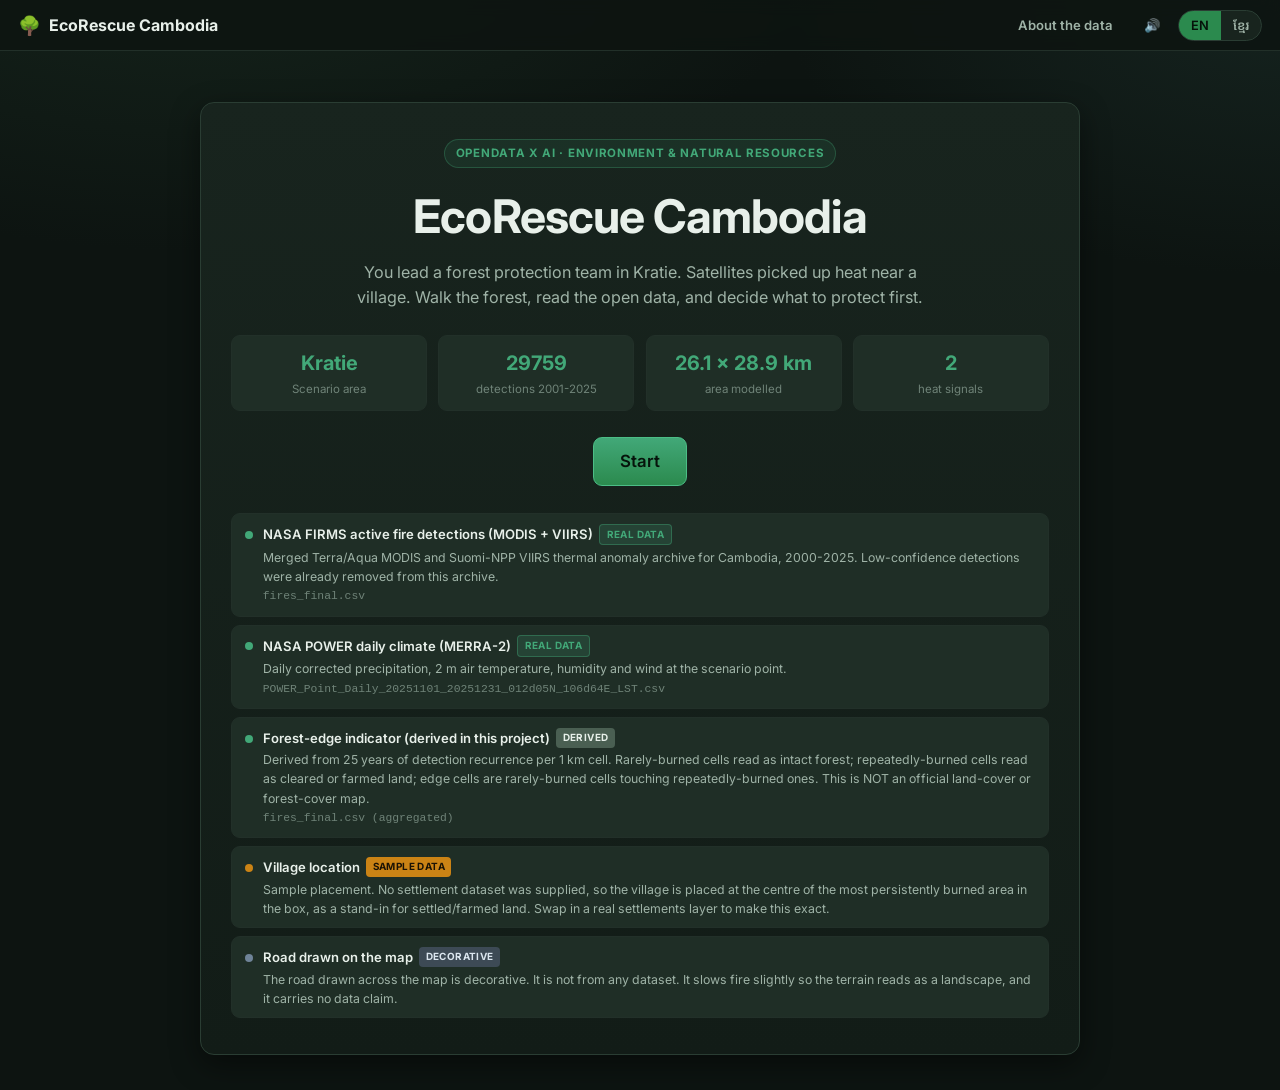
<file: index.html>
<!DOCTYPE html>
<html lang="en">
<head>
<meta charset="utf-8">
<meta name="viewport" content="width=device-width, initial-scale=1, viewport-fit=cover">
<title>EcoRescue Cambodia</title>

<!-- Khmer-friendly font: Latin + Khmer in one request. -->
<link rel="preconnect" href="https://fonts.googleapis.com">
<link rel="preconnect" href="https://fonts.gstatic.com" crossorigin>
<link href="https://fonts.googleapis.com/css2?family=Noto+Sans+Khmer:wght@400;600;700&family=Inter:wght@400;500;600;700&display=swap" rel="stylesheet">

<link rel="stylesheet" href="style.css">
</head>
<body>

<!-- ===================================================================
     TOP BAR - language, sound, about. Always available.
     =================================================================== -->
<header class="topbar">
  <div class="brand">
    <span class="brand-mark" aria-hidden="true">&#127795;</span>
    <span class="brand-text" data-i18n="appTitle">EcoRescue Cambodia</span>
  </div>
  <div class="topbar-actions">
    <button id="btn-about" class="btn btn-ghost btn-sm" data-i18n="aboutData">About the data</button>
    <button id="btn-mute" class="btn btn-ghost btn-sm" aria-pressed="false" title="Sound">
      <span id="mute-icon">&#128266;</span>
    </button>
    <div class="lang-toggle" role="group" aria-label="Language">
      <button id="lang-en" class="lang-btn is-active" data-lang="en">EN</button>
      <button id="lang-km" class="lang-btn" data-lang="km" lang="km">ខ្មែរ</button>
    </div>
  </div>
</header>

<!-- ===================================================================
     SCREEN 1 - TITLE
     =================================================================== -->
<section id="screen-title" class="screen is-active">
  <div class="card card-wide">
    <div class="badge-line" data-i18n="themeBadge">OpenData X AI &middot; Environment &amp; Natural Resources</div>
    <h1 class="title-xl" data-i18n="appTitle">EcoRescue Cambodia</h1>
    <p class="lede" data-i18n="titleSub">
      You lead a forest protection team in Kratie. Satellites picked up heat near a
      village. Walk the forest, read the open data, and decide what to protect first.
    </p>
    <div class="facts" id="title-facts"></div>
    <button id="btn-to-select" class="btn btn-primary btn-lg" data-i18n="start">Start</button>
    <div class="sources-block" id="title-sources"></div>
  </div>
</section>

<!-- ===================================================================
     SCREEN 2 - CHARACTER SELECT
     =================================================================== -->
<section id="screen-select" class="screen">
  <div class="card card-wide">
    <h2 class="title-lg" data-i18n="chooseCharacter">Choose your character</h2>
    <p class="lede sm" data-i18n="chooseSub">
      Each one changes how you play. You can switch after the mission.
    </p>
    <div class="char-grid" id="char-grid"></div>
    <button id="btn-begin" class="btn btn-primary btn-lg" disabled data-i18n="beginMission">
      Begin Mission
    </button>
  </div>
</section>

<!-- ===================================================================
     SCREEN 3 - THE GAME
     =================================================================== -->
<section id="screen-game" class="screen screen-game">

  <div class="stage" id="stage">
    <canvas id="game-canvas"></canvas>

    <!-- ---------- HUD overlay ---------- -->
    <div class="hud" id="hud">

      <!-- top-left: phase clock + objectives -->
      <div class="hud-left">
        <div class="phase-box">
          <span class="phase-sun" id="phase-sun" aria-hidden="true">&#9728;</span>
          <div class="phase-text">
            <span class="phase-label" data-i18n="phase">Phase</span>
            <span class="phase-value"><b id="phase-num">1</b>/3</span>
          </div>
          <div class="phase-bar"><i id="phase-bar-fill"></i></div>
        </div>

        <ul class="objectives" id="objectives"></ul>
      </div>

      <!-- top-right: mini-map -->
      <div class="hud-right">
        <div class="minimap-wrap">
          <canvas id="minimap" width="150" height="162"></canvas>
          <div class="minimap-legend" id="minimap-legend"></div>
        </div>
      </div>

      <!-- bottom-centre: contextual prompt + progress -->
      <div class="hud-bottom">
        <div class="prompt" id="prompt" hidden>
          <span class="key" id="prompt-key">E</span>
          <span id="prompt-text"></span>
        </div>
        <div class="doing" id="doing" hidden>
          <span id="doing-text"></span>
          <div class="doing-bar"><i id="doing-fill"></i></div>
        </div>
        <p class="controls-hint" id="controls-hint" data-i18n="controlsHint">
          WASD or arrow keys to walk &middot; E to interact
        </p>
      </div>

      <!-- on-screen stick, shown on touch devices -->
      <div class="stick" id="stick" hidden>
        <div class="stick-base"><div class="stick-knob" id="stick-knob"></div></div>
      </div>

      <!-- mobile action button -->
      <button class="touch-action" id="touch-action" hidden data-i18n="interact">Interact</button>
    </div>

    <!-- ---------- Inspect / info panel ---------- -->
    <aside class="side-panel" id="info-panel" hidden>
      <div class="side-panel-head">
        <h3 id="info-title"></h3>
        <button class="btn btn-ghost btn-sm" id="info-close" aria-label="Close">&times;</button>
      </div>
      <div class="side-panel-body" id="info-body"></div>
    </aside>
  </div>

  <p class="disclaimer" id="disclaimer-game"></p>
</section>

<!-- ===================================================================
     SCREEN 4 - RESULT
     =================================================================== -->
<section id="screen-result" class="screen">
  <div class="card card-wide">
    <div id="result-icon" class="result-icon" aria-hidden="true"></div>
    <h2 id="result-title" class="title-lg"></h2>
    <p id="result-sub" class="lede sm"></p>

    <div id="result-checklist" class="checklist"></div>

    <div class="why-block">
      <button id="btn-why" class="btn btn-primary btn-lg" data-i18n="whyButton">
        Why? Show the risk estimate
      </button>
      <div id="why-panel" class="why-panel" hidden></div>
    </div>

    <div class="row-actions">
      <button id="btn-replay" class="btn btn-secondary btn-lg" data-i18n="playAgain">Play again</button>
      <button id="btn-change-char" class="btn btn-secondary btn-lg" data-i18n="changeCharacter">
        Change character
      </button>
      <button id="btn-roadmap" class="btn btn-ghost" data-i18n="roadmap">Roadmap</button>
    </div>
  </div>
  <p class="disclaimer" id="disclaimer-result"></p>
</section>

<!-- ===================================================================
     MODAL - About / Roadmap
     =================================================================== -->
<div id="modal" class="modal" hidden>
  <div class="modal-backdrop" data-close="1"></div>
  <div class="modal-box" role="dialog" aria-modal="true" aria-labelledby="modal-title">
    <div class="modal-head">
      <h3 id="modal-title"></h3>
      <button id="modal-close" class="btn btn-ghost btn-sm" aria-label="Close">&times;</button>
    </div>
    <div id="modal-body" class="modal-body"></div>
  </div>
</div>

<!-- Loading / error splash, replaced once scenario.json arrives -->
<div id="boot" class="boot">
  <div class="boot-inner">
    <div class="boot-spinner" aria-hidden="true"></div>
    <p id="boot-text">Loading scenario data&hellip;</p>
  </div>
</div>

<!--
  Load order matters - these are plain scripts, no modules, no build step.
  risk.js    -> window.EcoRisk
  sprites.js -> window.Sprites
  world.js   -> window.World
  fire.js    -> window.Fire
  player.js  -> window.PlayerMod
  ui.js      -> window.UI
  main.js    -> boots everything
-->
<script src="risk.js"></script>
<script src="sprites.js"></script>
<script src="world.js"></script>
<script src="fire.js"></script>
<script src="player.js"></script>
<script src="ui.js"></script>
<script src="main.js"></script>
</body>
</html>
</file>
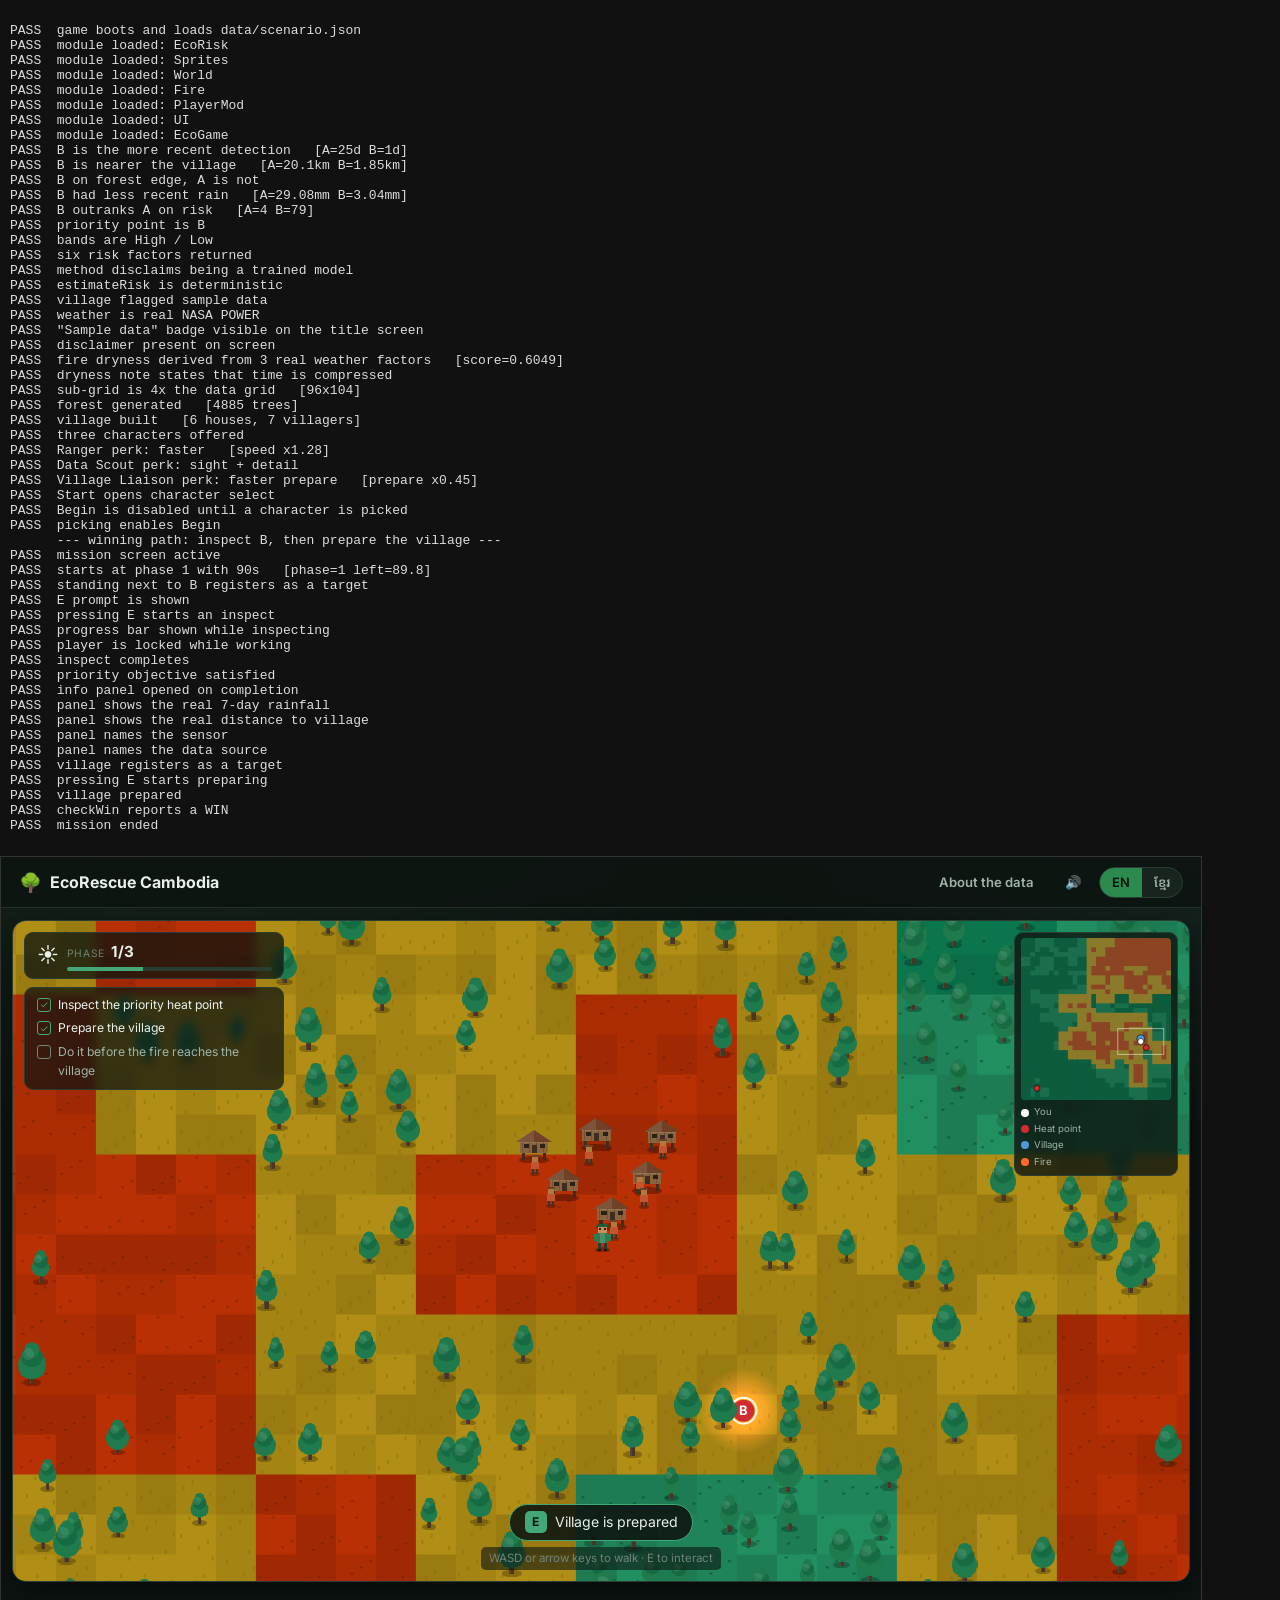
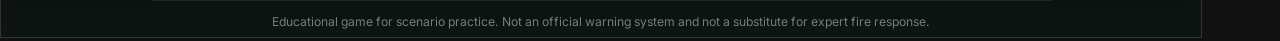
<file: tests/selftest.html>
<!DOCTYPE html>
<html lang="en"><head><meta charset="utf-8"><title>EcoRescue self-test</title>
<style>body{font:13px ui-monospace,monospace;background:#111;color:#ddd;margin:0}
pre{padding:10px;white-space:pre-wrap}iframe{border:1px solid #333}</style>
</head><body>
<pre id="out">running...</pre>
<iframe id="f" width="1200" height="780"></iframe>
<script>
/* =======================================================================
   Drives the real game in an iframe and prints PASS/FAIL lines, so headless
   Chrome --dump-dom works as a test runner.

   NOTE ON TIMING: headless Chrome under --virtual-time-budget fast-forwards
   setTimeout but does NOT drive requestAnimationFrame at the same rate. So
   anything time-dependent is tested by pumping EcoGame.update(dt) directly,
   which is deterministic. Only DOM/CSS work uses real waits.
   ======================================================================= */
const lines = []; let pass = 0, fail = 0;
function ok(c, n, d) {
  if (c) { pass++; lines.push('PASS  ' + n + (d ? '   [' + d + ']' : '')); }
  else { fail++; lines.push('FAIL  ' + n + (d ? '   [' + d + ']' : '')); }
  flush();
}
function note(s) { lines.push('      ' + s); flush(); }
function flush() { document.getElementById('out').textContent = lines.join('\n'); }
const sleep = ms => new Promise(r => setTimeout(r, ms));
async function waitFor(fn, ms, label) {
  const t0 = Date.now();
  while (Date.now() - t0 < ms) { try { if (fn()) return true; } catch (e) {} await sleep(50); }
  note('timeout waiting for ' + label);
  return false;
}

let errors = [];
function loadFrame() {
  return new Promise(resolve => {
    const f = document.getElementById('f');
    f.onload = () => resolve(f.contentWindow);
    f.src = '../index.html?cb=' + Math.random();
  });
}
async function boot() {
  const w = await loadFrame();
  w.addEventListener('error', e => errors.push(e.message));
  const okBoot = await waitFor(() => w.EcoGame && w.EcoGame.state.scenario, 15000, 'boot');
  return { w, okBoot };
}
/** Advance the simulation deterministically. */
function pump(w, seconds, step) {
  step = step || 1 / 60;
  for (let t = 0; t < seconds; t += step) w.EcoGame.update(step);
}
/** Teleport the player (walking there would take real frames we cannot drive). */
function placeAt(w, x, y) {
  w.EcoGame.state.player.x = x;
  w.EcoGame.state.player.y = y;
}

async function run() {
  /* ================= 1. boot and data ================= */
  let b = await boot();
  const w = b.w;
  ok(b.okBoot, 'game boots and loads data/scenario.json');
  if (!b.okBoot) return finish();

  ['EcoRisk','Sprites','World','Fire','PlayerMod','UI','EcoGame'].forEach(m =>
    ok(typeof w[m] === 'object', 'module loaded: ' + m));

  const S = w.EcoGame.state, sc = S.scenario, WD = w.World.data;
  const A = sc.points.filter(p => p.id === 'A')[0];
  const B = sc.points.filter(p => p.id === 'B')[0];

  ok(B.days_since_detection < A.days_since_detection, 'B is the more recent detection',
     'A=' + A.days_since_detection + 'd B=' + B.days_since_detection + 'd');
  ok(B.dist_village_km < A.dist_village_km, 'B is nearer the village',
     'A=' + A.dist_village_km + 'km B=' + B.dist_village_km + 'km');
  ok(B.on_forest_edge === true && A.on_forest_edge === false, 'B on forest edge, A is not');
  ok(B.rain['7'].mm < A.rain['7'].mm, 'B had less recent rain',
     'A=' + A.rain['7'].mm + 'mm B=' + B.rain['7'].mm + 'mm');

  /* ================= 2. risk estimate ================= */
  ok(S.risks.B.score > S.risks.A.score, 'B outranks A on risk',
     'A=' + S.risks.A.score + ' B=' + S.risks.B.score);
  ok(S.priorityId === 'B', 'priority point is B');
  ok(S.risks.B.bandKey === 'high' && S.risks.A.bandKey === 'low', 'bands are High / Low');
  ok(S.risks.B.factors.length === 6, 'six risk factors returned');
  ok(/not a trained ai model/i.test(S.risks.B.method), 'method disclaims being a trained model');
  const again = w.EcoRisk.estimateRisk(B, { today: sc.meta.game_today, village: sc.village });
  ok(again.score === S.risks.B.score, 'estimateRisk is deterministic');

  /* ================= 3. honesty labelling ================= */
  ok(sc.sources.filter(s => s.id === 'village')[0].sample === true, 'village flagged sample data');
  ok(sc.sources.filter(s => s.id === 'power')[0].sample === false, 'weather is real NASA POWER');
  ok(w.document.querySelectorAll('#title-sources .badge-sample').length >= 1,
     '"Sample data" badge visible on the title screen');
  ok(/not an official warning system/i.test(w.document.body.textContent),
     'disclaimer present on screen');
  ok(!!sc.fire.dryness && sc.fire.dryness.factors.length === 3,
     'fire dryness derived from 3 real weather factors', 'score=' + sc.fire.dryness.score);
  ok(/time is compressed/i.test(sc.fire.dryness.note),
     'dryness note states that time is compressed');

  /* ================= 4. world ================= */
  ok(WD.snx === sc.grid.nx * 4 && WD.sny === sc.grid.ny * 4, 'sub-grid is 4x the data grid',
     WD.snx + 'x' + WD.sny);
  let trees = 0; for (let i = 0; i < WD.trees.length; i++) if (WD.trees[i]) trees++;
  ok(trees > 1000, 'forest generated', trees + ' trees');
  ok(WD.houses.length >= 4 && WD.villagers.length >= 4, 'village built',
     WD.houses.length + ' houses, ' + WD.villagers.length + ' villagers');

  /* ================= 5. characters ================= */
  ok(w.Sprites.CHARACTERS.length === 3, 'three characters offered');
  const ranger = w.Sprites.CHARACTERS.filter(c => c.id === 'ranger')[0];
  const scout = w.Sprites.CHARACTERS.filter(c => c.id === 'scout')[0];
  const liaison = w.Sprites.CHARACTERS.filter(c => c.id === 'liaison')[0];
  ok(ranger.perk.speed > 1, 'Ranger perk: faster', 'speed x' + ranger.perk.speed);
  ok(scout.perk.revealMul > 1 && scout.perk.extraDetail, 'Data Scout perk: sight + detail');
  ok(liaison.perk.prepareMul < 1, 'Village Liaison perk: faster prepare',
     'prepare x' + liaison.perk.prepareMul);

  w.document.getElementById('btn-to-select').click();
  await sleep(200);
  ok(S.screen === 'select', 'Start opens character select');
  ok(w.document.getElementById('btn-begin').disabled === true,
     'Begin is disabled until a character is picked');
  w.document.querySelectorAll('#char-grid .char-card')[0].click();
  await sleep(150);
  ok(w.document.getElementById('btn-begin').disabled === false, 'picking enables Begin');

  /* ================= 6. WINNING PATH ================= */
  note('--- winning path: inspect B, then prepare the village ---');
  w.EcoGame.pickCharacter(ranger);
  w.EcoGame.start();
  await sleep(250);
  ok(S.screen === 'game', 'mission screen active');
  ok(S.phase === 1 && Math.abs(S.timeRemaining - 90) < 0.5, 'starts at phase 1 with 90s',
     'phase=' + S.phase + ' left=' + S.timeRemaining.toFixed(1));

  const pB = WD.points.filter(p => p.id === 'B')[0];
  placeAt(w, pB.x, pB.y + 20);
  pump(w, 0.2);
  ok(S.nearTarget && S.nearTarget.kind === 'point' && S.nearTarget.ref.id === 'B',
     'standing next to B registers as a target');
  ok(w.document.getElementById('prompt').hidden === false, 'E prompt is shown');

  w.EcoGame.input.interactEdge = true;
  pump(w, 0.2);
  ok(S.action && S.action.kind === 'inspect', 'pressing E starts an inspect');
  ok(w.document.getElementById('doing').hidden === false, 'progress bar shown while inspecting');
  ok(S.player.busy === true, 'player is locked while working');

  pump(w, w.EcoGame.RULES.INSPECT_SECONDS + 0.3);
  ok(pB.inspected === true, 'inspect completes');
  ok(S.priorityInspected === true, 'priority objective satisfied');
  ok(w.document.getElementById('info-panel').hidden === false, 'info panel opened on completion');
  const panelTxt = w.document.getElementById('info-body').textContent;
  ok(/3\.04/.test(panelTxt), 'panel shows the real 7-day rainfall');
  ok(/1\.85/.test(panelTxt), 'panel shows the real distance to village');
  ok(/VIIRS/.test(panelTxt), 'panel names the sensor');
  ok(/NASA FIRMS/.test(panelTxt), 'panel names the data source');

  placeAt(w, WD.villageX, WD.villageY + 20);
  pump(w, 0.2);
  ok(S.nearTarget && S.nearTarget.kind === 'village', 'village registers as a target');
  w.EcoGame.input.interactEdge = true;
  pump(w, 0.2);
  ok(S.action && S.action.kind === 'prepare', 'pressing E starts preparing');
  pump(w, w.EcoGame.RULES.PREPARE_SECONDS + 0.3);
  ok(S.villagePrepared === true, 'village prepared');
  ok(S.won === true, 'checkWin reports a WIN');
  ok(S.ended === true, 'mission ended');

  const gotResult = await waitFor(() => S.screen === 'result', 6000, 'result screen');
  ok(gotResult, 'result screen shown after winning');
  ok(/Mission Complete/i.test(w.document.getElementById('result-title').textContent),
     'title says Mission Complete');

  ok(w.document.getElementById('why-panel').hidden === true,
     'Why? panel hidden until the player asks');
  w.document.getElementById('btn-why').click();
  await sleep(250);
  ok(w.document.getElementById('why-panel').hidden === false, 'Why? panel opens');
  ok(w.document.querySelectorAll('#why-panel .risk-card').length === 2, 'a risk card per point');
  ok(w.document.querySelectorAll('#why-panel .factor').length === 12, 'all 12 factor rows');
  ok(w.document.querySelectorAll('#why-panel svg.spark').length === 1, 'rainfall chart rendered');
  ok(w.document.querySelectorAll('#why-panel .fire-explain').length === 1,
     'fire spread explanation rendered');
  ok(/compressed/i.test(w.document.querySelector('#why-panel .fire-explain').textContent),
     'fire explanation admits time compression');

  /* ================= 7. LOSING PATH ================= */
  note('--- losing path: let the fire reach the village ---');
  b = await boot();
  const w2 = b.w;
  ok(b.okBoot, 'game reloads for a second run');
  const S2 = w2.EcoGame.state, WD2 = w2.World.data;
  w2.EcoGame.pickCharacter(w2.Sprites.CHARACTERS[0]);
  w2.EcoGame.start();
  await sleep(250);

  // Stand well away and do nothing while the fire advances.
  placeAt(w2, WD2.villageX + 600, WD2.villageY + 600);
  pump(w2, w2.EcoGame.RULES.FIRE_START_DELAY + 1);
  ok(w2.Fire.data.started, 'fire ignited at the real hotspot');

  ok(w2.Fire.data.sustainMargin > 1,
     'fire satisfies the propagation invariant (will not self-extinguish)',
     'margin=' + w2.Fire.data.sustainMargin.toFixed(2) + ' (needs > 1)');

  const burnStart = w2.Fire.data.burning.length;
  pump(w2, 20);
  ok(w2.Fire.data.burning.length > burnStart, 'fire front grows',
     burnStart + ' -> ' + w2.Fire.data.burning.length + ' cells');
  ok(w2.Fire.data.cellsBurnt > 0, 'cells burn out behind the front',
     w2.Fire.data.cellsBurnt + ' burnt');

  const reached = await (async () => {
    for (let i = 0; i < 200 && !S2.villageLost && !S2.ended; i++) pump(w2, 1);
    return S2.villageLost;
  })();
  ok(reached, 'fire eventually reaches the village');
  ok(S2.won === false, 'that is a LOSS');
  ok(S2.priorityInspected === false, 'priority point was never inspected');
  ok(S2.villagePrepared === false, 'village was never prepared');

  const gotRes2 = await waitFor(() => S2.screen === 'result', 6000, 'result (loss)');
  ok(gotRes2, 'result screen shown after losing');
  ok(/incomplete/i.test(w2.document.getElementById('result-title').textContent),
     'title says incomplete');
  const checks = w2.document.querySelectorAll('#result-checklist .check');
  ok(checks.length === 4, 'result lists all four outcomes', checks.length);
  ok(w2.document.querySelectorAll('#result-checklist .check.is-miss').length >= 2,
     'missed objectives marked');

  /* ================= 8. timing is winnable but tense ================= */
  note('--- timing check: how long does the fire take to reach the village? ---');
  b = await boot();
  const w3 = b.w;
  const S3 = w3.EcoGame.state, WD3 = w3.World.data;
  w3.EcoGame.pickCharacter(w3.Sprites.CHARACTERS[0]);
  w3.EcoGame.start();
  await sleep(200);
  placeAt(w3, WD3.villageX + 900, WD3.villageY + 900);
  let tt = 0;
  while (!S3.villageLost && tt < 200) { pump(w3, 0.5); tt += 0.5; }
  note('fire reached the village at t = ' + tt.toFixed(1) + 's');
  /* The optimal route (village -> B -> inspect -> village -> prepare) takes
     roughly 14s, so the fire must arrive well after that for the win to feel
     earned, but before the 90s clock so the fire - not the timer - is the
     real pressure. It must also land late enough that phases 2 and 3 actually
     happen, otherwise the three-phase structure is decorative. */
  ok(tt > 42 && tt < 75, 'fire arrival is tense but winnable (42-75s)', tt.toFixed(1) + 's');
  ok(tt > w3.EcoGame.RULES.PHASE_SECONDS, 'fire arrives after phase 2 has begun',
     tt.toFixed(1) + 's vs phase 2 starting at ' + w3.EcoGame.RULES.PHASE_SECONDS + 's');

  /* ================= 9. replay / change character ================= */
  b = await boot();
  const w4 = b.w;
  const S4 = w4.EcoGame.state;
  w4.EcoGame.pickCharacter(w4.Sprites.CHARACTERS[2]);
  w4.EcoGame.start();
  await sleep(200);
  pump(w4, 10);
  w4.EcoGame.start();   // "Play again"
  await sleep(200);
  ok(S4.time < 1 && S4.phase === 1, 'replay resets the clock');
  ok(S4.villagePrepared === false && S4.priorityInspected === false, 'replay resets objectives');
  ok(w4.Fire.data.started === false && w4.Fire.data.burning.length === 0,
     'replay resets the fire');
  ok(S4.player.x === w4.World.data.villageX, 'player returns to the village');

  /* ================= 10. UI / a11y ================= */
  const modalDisplay = w4.getComputedStyle(w4.document.getElementById('modal')).display;
  ok(modalDisplay === 'none', 'hidden modal really computes to display:none',
     'display=' + modalDisplay);
  w4.document.getElementById('btn-about').click();
  await sleep(200);
  const aboutTxt = w4.document.getElementById('modal-body').textContent;
  ok(/NASA FIRMS/.test(aboutTxt) && /NASA POWER/.test(aboutTxt), 'About names both real sources');
  ok(/decorative/i.test(aboutTxt), 'About declares the road as decorative, not data');
  ok(/compressed/i.test(aboutTxt), 'About states that time is compressed');
  w4.document.getElementById('modal-close').click();
  await sleep(150);
  ok(w4.document.getElementById('modal').hidden === true, 'About closes');

  // info panel must be opaque, not relying on an animation finishing
  const pB4 = w4.World.data.points.filter(p => p.id === 'B')[0];
  w4.UI.showHeatPointInfo(pB4, S4.scenario, S4.character, S4.player);
  await sleep(500);
  const ipStyle = w4.getComputedStyle(w4.document.getElementById('info-panel'));
  ok(parseFloat(ipStyle.opacity) === 1, 'info panel is fully opaque',
     'opacity=' + ipStyle.opacity);
  w4.document.getElementById('info-close').click();
  await sleep(100);
  ok(w4.document.getElementById('info-panel').hidden === true, 'info panel closes');

  // Khmer
  w4.document.getElementById('lang-km').click();
  await sleep(250);
  ok(w4.document.documentElement.lang === 'km', 'Khmer toggle sets lang=km');
  ok(/[ក-៿]/.test(w4.document.querySelector('.objectives').textContent),
     'objectives render in Khmer script');
  w4.document.getElementById('lang-en').click();
  await sleep(200);
  ok(w4.document.documentElement.lang === 'en', 'English restores');

  // no horizontal overflow at phone width
  const f = document.getElementById('f');
  const oldW = f.style.width;
  f.style.width = '390px';
  await sleep(600);
  const de = w4.document.documentElement;
  ok(de.scrollWidth <= de.clientWidth + 1, 'no horizontal page scroll at 390px',
     'scrollWidth=' + de.scrollWidth + ' clientWidth=' + de.clientWidth);
  f.style.width = oldW;
  await sleep(200);

  ok(errors.length === 0, 'no uncaught runtime errors', errors.join(' | ') || 'none');
  finish();
}

function finish() {
  lines.push('');
  lines.push('==== ' + pass + ' passed, ' + fail + ' failed ====');
  lines.push(fail === 0 ? 'RESULT: ALL TESTS PASSED' : 'RESULT: FAILURES PRESENT');
  flush();
  document.title = 'done ' + pass + '/' + (pass + fail);
}

window.addEventListener('error', e => { ok(false, 'harness error', e.message); });
run().catch(e => {
  ok(false, 'harness threw', e && e.message);
  note(String(e && e.stack || '').split('\n').slice(0, 4).join(' | '));
  finish();
});
</script></body></html>
</file>
<file: style.css>
/* =========================================================================
   EcoRescue Cambodia - style.css
   Plain CSS, no framework. Dark UI so the canvas and the fire colours pop
   on a screen recording.
   ========================================================================= */

:root {
  --bg:            #0d1411;
  --bg-2:          #121c17;
  --panel:         #18241e;
  --panel-2:       #1f2e26;
  --line:          #2a3d33;
  --line-soft:     #223029;

  --text:          #e8f0ea;
  --text-dim:      #9fb3a7;
  --text-faint:    #6f8378;

  --green:         #42a878;
  --green-deep:    #2b8a4e;

  /* ---------------------------------------------------------------------
     LAND CLASSES - computed, not eyeballed. Checked with the data-viz
     palette validator against the map surface in dark mode: the three land
     KINDS clear the gates at worst CVD dE 9.1 (target 8) and worst
     normal-vision dE 20.6 (floor 15). --forest and --forest-mid are NOT
     categorical - they are a two-step SEQUENTIAL pair in one hue encoding
     burn history inside forest, and clear the ordinal check instead
     (delta L 0.078 >= 0.06).
     These mirror the ground colours in world.js.
     --------------------------------------------------------------------- */
  --forest:        #0b764d;
  --forest-mid:    #228f61;
  --edge:          #b18e15;
  --cleared:       #b93004;

  --amber:         #cb8315;
  --red:           #d02b31;
  --blue:          #4f9ad6;

  /* Risk bands: validated on the panel surface. Worst CVD dE 10.3 (protan,
     low<->medium), worst normal dE 17.8. Always shipped with a text label,
     never colour alone. */
  --risk-low:      #42a878;
  --risk-medium:   #cb8315;
  --risk-high:     #d02b31;

  /* Rainfall charts: ONE series, so one hue and no legend box. */
  --rain:          #4f9ad6;

  --radius:        14px;
  --radius-sm:     9px;
  --shadow:        0 10px 30px rgba(0, 0, 0, .45);

  --font: 'Inter', 'Noto Sans Khmer', system-ui, -apple-system, 'Segoe UI', sans-serif;
}

html[lang="km"] { --font: 'Noto Sans Khmer', 'Inter', system-ui, sans-serif; }
html[lang="km"] body { line-height: 1.85; }

* { box-sizing: border-box; }

/* The HTML `hidden` attribute hides via the UA stylesheet's display:none,
   which ANY author `display` rule overrides. Several elements here are
   toggled with `hidden` and also carry a display value, so without this they
   would never actually hide. */
[hidden] { display: none !important; }

html, body {
  margin: 0; padding: 0;
  background: var(--bg);
  color: var(--text);
  font-family: var(--font);
  line-height: 1.55;
  -webkit-font-smoothing: antialiased;
  overscroll-behavior: none;
}
body {
  min-height: 100vh;
  background:
    radial-gradient(1100px 600px at 15% -10%, #16261d 0%, transparent 60%),
    radial-gradient(900px 500px at 100% 0%, #15231f 0%, transparent 55%),
    var(--bg);
}
h1, h2, h3, h4 { margin: 0; line-height: 1.25; font-weight: 700; }
p { margin: 0; }

/* ---------- Buttons ---------- */
.btn {
  font-family: inherit; font-size: .95rem; font-weight: 600;
  color: var(--text); background: var(--panel-2);
  border: 1px solid var(--line); border-radius: var(--radius-sm);
  padding: .6rem 1rem; cursor: pointer;
  transition: background .15s, border-color .15s, transform .1s, opacity .15s;
}
.btn:hover:not(:disabled) { background: #26372d; border-color: #38513f; }
.btn:active:not(:disabled) { transform: translateY(1px); }
.btn:disabled { opacity: .4; cursor: not-allowed; }
.btn:focus-visible { outline: 2px solid var(--green); outline-offset: 2px; }
.btn-lg { font-size: 1.05rem; padding: .85rem 1.6rem; }
.btn-sm { font-size: .82rem; padding: .4rem .7rem; }
.btn-primary {
  background: linear-gradient(180deg, var(--green) 0%, var(--green-deep) 100%);
  border-color: #4cbd86; color: #06130b;
}
.btn-primary:hover:not(:disabled) { background: linear-gradient(180deg, #4dba86 0%, #31985a 100%); }
.btn-ghost { background: transparent; border-color: transparent; color: var(--text-dim); }
.btn-ghost:hover { background: rgba(255,255,255,.06); color: var(--text); }

/* ---------- Top bar ---------- */
.topbar {
  display: flex; align-items: center; justify-content: space-between;
  flex-wrap: wrap; gap: .5rem 1rem;
  padding: .6rem 1.1rem;
  border-bottom: 1px solid var(--line-soft);
  background: rgba(13,20,17,.86); backdrop-filter: blur(8px);
  position: sticky; top: 0; z-index: 60;
}
.brand { display: flex; align-items: center; gap: .55rem; font-weight: 700; }
.brand-mark { font-size: 1.15rem; }
.topbar-actions { display: flex; align-items: center; gap: .4rem; }
.lang-toggle {
  display: flex; border: 1px solid var(--line); border-radius: 999px;
  overflow: hidden; background: var(--panel);
}
.lang-btn {
  font-family: inherit; font-size: .8rem; font-weight: 600;
  padding: .35rem .75rem; border: 0; background: transparent;
  color: var(--text-dim); cursor: pointer;
}
.lang-btn.is-active { background: var(--green-deep); color: #06120a; }

/* ---------- Screens ---------- */
.screen { display: none; padding: 1.5rem 1.1rem 2.2rem; }
.screen.is-active { display: block; animation: fade .3s ease; }

/* IMPORTANT: entrance animations here animate TRANSFORM ONLY, never opacity.
   An element whose resting visibility depends on an animation finishing can
   get stuck invisible if that animation never starts or is throttled - which
   is exactly what happened to the info panel (it computed opacity:0 because
   its keyframe began at 0 with fill-mode:none). Transform-only entrances look
   the same and cannot fail that way. */
@keyframes fade { from { transform: translateY(6px); } to { transform: none; } }

.card {
  max-width: 780px; margin: 3vh auto 0; text-align: center;
  background: linear-gradient(180deg, var(--panel) 0%, var(--bg-2) 100%);
  border: 1px solid var(--line); border-radius: var(--radius);
  box-shadow: var(--shadow); padding: 2.2rem 1.9rem;
}
.card-wide { max-width: 880px; }
.badge-line {
  display: inline-block; font-size: .72rem; font-weight: 700;
  letter-spacing: .06em; text-transform: uppercase;
  color: var(--green); background: rgba(66,168,120,.1);
  border: 1px solid rgba(66,168,120,.3);
  padding: .3rem .7rem; border-radius: 999px; margin-bottom: 1.2rem;
}
.title-xl { font-size: clamp(1.9rem, 5vw, 2.9rem); letter-spacing: -.02em; }
.title-lg { font-size: clamp(1.4rem, 3.6vw, 2rem); }
.lede { margin: .9rem auto 0; max-width: 58ch; color: var(--text-dim); font-size: 1.01rem; }
.lede.sm { font-size: .92rem; }

.facts {
  display: grid; grid-template-columns: repeat(auto-fit, minmax(128px, 1fr));
  gap: .7rem; margin: 1.6rem 0;
}
.fact { background: var(--panel-2); border: 1px solid var(--line-soft);
  border-radius: var(--radius-sm); padding: .7rem .5rem; }
.fact-value { display: block; font-size: 1.25rem; font-weight: 700; color: var(--green); }
.fact-label { display: block; font-size: .72rem; color: var(--text-faint); margin-top: .15rem; }
.sources-block { margin-top: 1.7rem; text-align: left; }

/* ---------- Character select ---------- */
.char-grid {
  display: grid; gap: .8rem; margin: 1.6rem 0;
  grid-template-columns: repeat(auto-fit, minmax(210px, 1fr));
}
.char-card {
  font-family: inherit; text-align: center; cursor: pointer; color: var(--text);
  background: var(--panel-2); border: 2px solid var(--line);
  border-radius: var(--radius); padding: 1rem .9rem;
  transition: border-color .15s, background .15s, transform .12s;
}
.char-card:hover { border-color: #3d6b52; transform: translateY(-2px); }
.char-card.is-picked { border-color: var(--green); background: #21352a; }
.char-card:focus-visible { outline: 2px solid var(--green); outline-offset: 2px; }
.char-art {
  height: 104px; display: grid; place-items: center; margin-bottom: .4rem;
  background: radial-gradient(circle at 50% 70%, #1b3a2a 0%, transparent 70%);
  border-radius: var(--radius-sm);
}
.char-art canvas { image-rendering: pixelated; }
.char-name { font-size: 1.02rem; }
.char-desc { font-size: .8rem; color: var(--text-dim); margin-top: .3rem; }

/* ---------- Game screen ---------- */
.screen-game { padding: .7rem .7rem 1rem; }
.stage {
  position: relative; width: 100%; max-width: 1180px; margin: 0 auto;
  aspect-ratio: 16 / 9; min-height: 340px;
  border: 1px solid var(--line); border-radius: var(--radius);
  overflow: hidden; background: #09120e; box-shadow: var(--shadow);
}
#game-canvas { display: block; width: 100%; height: 100%; image-rendering: pixelated; }

/* ---------- HUD ---------- */
.hud { position: absolute; inset: 0; pointer-events: none; }
.hud-left { position: absolute; top: .7rem; left: .7rem; display: grid; gap: .5rem; }
.hud-right { position: absolute; top: .7rem; right: .7rem; }
.hud-bottom {
  position: absolute; left: 50%; bottom: .7rem; transform: translateX(-50%);
  display: grid; justify-items: center; gap: .4rem; width: min(92%, 520px);
}

.phase-box {
  display: grid; grid-template-columns: auto 1fr; align-items: center;
  gap: .1rem .5rem;
  background: rgba(13,20,17,.76); border: 1px solid var(--line);
  border-radius: var(--radius-sm); padding: .4rem .7rem; backdrop-filter: blur(4px);
}
.phase-sun { font-size: 1.3rem; grid-row: span 2; }
.phase-text { display: flex; align-items: baseline; gap: .35rem; }
.phase-label { font-size: .64rem; text-transform: uppercase; letter-spacing: .07em; color: var(--text-faint); }
.phase-value { font-size: .95rem; font-weight: 700; }
.phase-bar { grid-column: 2; height: 4px; background: var(--line); border-radius: 3px; overflow: hidden; }
.phase-bar i { display: block; height: 100%; background: var(--green); width: 0%; }

.objectives {
  list-style: none; margin: 0; padding: .5rem .7rem; display: grid; gap: .3rem;
  background: rgba(13,20,17,.72); border: 1px solid var(--line);
  border-radius: var(--radius-sm); backdrop-filter: blur(4px);
  max-width: 260px;
}
.obj { display: flex; gap: .45rem; align-items: flex-start; font-size: .76rem; color: var(--text-dim); }
.obj-box {
  flex: 0 0 auto; width: 14px; height: 14px; margin-top: 2px;
  border: 1.5px solid var(--text-faint); border-radius: 3px;
  display: grid; place-items: center; font-size: .6rem; line-height: 1;
}
.obj.is-done { color: var(--text); }
.obj.is-done .obj-box { border-color: var(--risk-low); color: var(--risk-low); }
.obj.is-warn { color: #efb0ab; }
.obj.is-warn .obj-box { border-color: var(--risk-high); color: var(--risk-high); }

.minimap-wrap {
  background: rgba(13,20,17,.8); border: 1px solid var(--line);
  border-radius: var(--radius-sm); padding: .35rem; backdrop-filter: blur(4px);
}
#minimap { display: block; border-radius: 4px; image-rendering: pixelated; }
.minimap-legend { display: grid; gap: .1rem; margin-top: .3rem; }
.mm-leg { display: flex; align-items: center; gap: .3rem; font-size: .6rem; color: var(--text-dim); }
.mm-leg i { width: 8px; height: 8px; border-radius: 50%; display: inline-block; }

.prompt {
  display: flex; align-items: center; gap: .5rem;
  background: rgba(13,20,17,.88); border: 1px solid var(--green);
  border-radius: 999px; padding: .4rem .9rem; font-size: .88rem;
  animation: fade .2s ease;
}
.prompt .key {
  display: inline-grid; place-items: center; min-width: 22px; height: 22px;
  background: var(--green); color: #06130b; border-radius: 5px;
  font-size: .75rem; font-weight: 700; padding: 0 .3rem;
}
.doing {
  width: 100%;
  background: rgba(13,20,17,.9); border: 1px solid var(--line);
  border-radius: var(--radius-sm); padding: .5rem .8rem; font-size: .84rem;
}
.doing-bar { height: 6px; background: var(--line); border-radius: 4px; overflow: hidden; margin-top: .35rem; }
.doing-bar i { display: block; height: 100%; background: var(--amber); width: 0%; }
.controls-hint {
  font-size: .72rem; color: var(--text-faint);
  background: rgba(13,20,17,.6); padding: .15rem .5rem; border-radius: 5px;
}

/* on-screen stick (touch only) */
.stick { position: absolute; left: 1rem; bottom: 1rem; pointer-events: auto; }
.stick-base {
  width: 112px; height: 112px; border-radius: 50%;
  background: rgba(13,20,17,.42); border: 2px solid rgba(255,255,255,.22);
  display: grid; place-items: center;
}
.stick-knob {
  width: 48px; height: 48px; border-radius: 50%;
  background: rgba(255,255,255,.3); border: 2px solid rgba(255,255,255,.5);
}
.touch-action {
  position: absolute; right: 1rem; bottom: 1.6rem; pointer-events: auto;
  width: 86px; height: 86px; border-radius: 50%;
  background: rgba(66,168,120,.85); border: 2px solid #fff;
  color: #06130b; font-family: inherit; font-weight: 700; font-size: .8rem;
  cursor: pointer;
}

/* ---------- Side info panel ---------- */
.side-panel {
  position: absolute; top: 0; right: 0; height: 100%; width: min(340px, 86%);
  background: rgba(16,24,20,.96); border-left: 1px solid var(--line);
  display: flex; flex-direction: column; pointer-events: auto;
  animation: slideIn .22s ease; z-index: 20;
}
@keyframes slideIn { from { transform: translateX(16px); } to { transform: none; } }
.side-panel-head {
  display: flex; align-items: center; justify-content: space-between;
  gap: .6rem; padding: .7rem .9rem; border-bottom: 1px solid var(--line-soft);
}
.side-panel-head h3 { font-size: .98rem; }
.side-panel-body { padding: .8rem .9rem 1.1rem; overflow-y: auto; }
.info-badges { margin-bottom: .6rem; }
.info-rows { display: grid; gap: .28rem; }
.info-row {
  display: grid; grid-template-columns: minmax(0,1fr) auto; gap: .5rem;
  font-size: .79rem; padding-bottom: .26rem;
  border-bottom: 1px dashed var(--line-soft);
}
.info-row dt { color: var(--text-dim); min-width: 0; overflow-wrap: anywhere; }
.info-row dd { margin: 0; font-weight: 600; text-align: right; min-width: 0; overflow-wrap: anywhere; }
.info-src {
  margin-top: .7rem; font-size: .7rem; color: var(--text-faint);
  padding-top: .5rem; border-top: 1px solid var(--line-soft);
}
.scout-box {
  margin-top: .8rem; padding: .6rem .7rem;
  background: rgba(79,154,214,.08); border: 1px solid rgba(79,154,214,.28);
  border-radius: var(--radius-sm);
}
.scout-head { display: flex; align-items: center; justify-content: space-between; gap: .4rem; font-size: .76rem; margin-bottom: .3rem; }
.spark-sm { width: 100%; height: 44px; display: block; }

/* ---------- Badges ---------- */
.badge {
  font-size: .62rem; font-weight: 700; letter-spacing: .04em;
  text-transform: uppercase; padding: .14rem .4rem; border-radius: 4px;
  white-space: nowrap;
}
/* Amber is RESERVED for "Sample data". Nothing else may use it, or the
   signal that something is not real data stops meaning anything. */
.badge-sample { background: var(--amber); color: #1a1205; }
.badge-derived { background: #4a5f52; color: #e8f0ea; }
.badge-real { background: rgba(66,168,120,.18); color: var(--green); border: 1px solid rgba(66,168,120,.4); }
.badge-decor { background: #3d4a55; color: #dbe6ef; }
.badge-priority { background: var(--risk-high); color: #fff; }
.badge-scout { background: rgba(79,154,214,.2); color: var(--blue); border: 1px solid rgba(79,154,214,.45); }

/* ---------- Source list ---------- */
.src-list { display: grid; gap: .5rem; }
.src {
  display: flex; align-items: flex-start; gap: .6rem;
  background: var(--panel-2); border: 1px solid var(--line-soft);
  border-radius: var(--radius-sm); padding: .6rem .8rem; font-size: .82rem;
}
.src-dot { width: 8px; height: 8px; border-radius: 50%; margin-top: .45rem; flex: 0 0 auto; background: var(--green); }
.src.is-sample .src-dot { background: var(--amber); }
.src.is-decor .src-dot { background: #6f8398; }
.src-body { min-width: 0; }
.src-name { display: flex; align-items: center; gap: .4rem; flex-wrap: wrap; font-weight: 600; }
.src-detail { color: var(--text-dim); font-size: .77rem; margin-top: .15rem; }
.src-file { color: var(--text-faint); font-size: .71rem; margin-top: .15rem; font-family: ui-monospace, monospace; word-break: break-all; }

/* ---------- Result ---------- */
.result-icon { font-size: 3rem; line-height: 1; }
.checklist { display: grid; gap: .5rem; margin: 1.4rem auto; max-width: 520px; text-align: left; }
.check {
  display: flex; align-items: flex-start; gap: .6rem;
  background: var(--panel-2); border: 1px solid var(--line-soft);
  border-radius: var(--radius-sm); padding: .6rem .8rem; font-size: .88rem;
}
.check-icon { flex: 0 0 auto; font-weight: 700; }
.check.is-ok { border-color: rgba(66,168,120,.4); }
.check.is-ok .check-icon { color: var(--risk-low); }
.check.is-miss { border-color: rgba(208,43,49,.4); }
.check.is-miss .check-icon { color: var(--risk-high); }
.check-text b { display: block; }
.check-text span { color: var(--text-dim); font-size: .81rem; }
.row-actions { display: flex; flex-wrap: wrap; gap: .6rem; justify-content: center; margin-top: 1.5rem; }

/* ---------- Why panel ---------- */
.why-block { margin: 1.4rem 0 .4rem; }
.why-panel { text-align: left; margin-top: 1.2rem; animation: fade .35s ease; }
.why-intro {
  font-size: .85rem; color: var(--text-dim); background: var(--bg-2);
  border: 1px solid var(--line-soft); border-left: 3px solid var(--green);
  border-radius: 0 var(--radius-sm) var(--radius-sm) 0;
  padding: .7rem .9rem; margin-bottom: 1rem;
}
.risk-cards { display: grid; gap: .9rem; }
@media (min-width: 720px) { .risk-cards { grid-template-columns: 1fr 1fr; } }
.risk-card { background: var(--panel-2); border: 1px solid var(--line); border-radius: var(--radius-sm); padding: .9rem 1rem; }
.risk-card.is-priority { border-color: var(--risk-high); box-shadow: 0 0 0 1px rgba(208,43,49,.3); }
.risk-card-head { display: flex; align-items: center; justify-content: space-between; gap: .6rem; }
.risk-card-head h4 { font-size: .95rem; }
.risk-score { display: flex; align-items: baseline; gap: .3rem; }
.risk-score b { font-size: 1.7rem; line-height: 1; }
.risk-score span { font-size: .72rem; color: var(--text-faint); }
.risk-band {
  display: inline-block; font-size: .68rem; font-weight: 700;
  text-transform: uppercase; letter-spacing: .05em;
  padding: .18rem .5rem; border-radius: 999px; margin-top: .35rem;
}
.band-low { background: rgba(66,168,120,.18); color: var(--risk-low); }
.band-medium { background: rgba(203,131,21,.18); color: var(--risk-medium); }
.band-high { background: rgba(208,43,49,.2); color: var(--risk-high); }
.risk-bar { height: 7px; border-radius: 4px; background: var(--line); margin: .7rem 0 .9rem; overflow: hidden; }
.risk-bar i { display: block; height: 100%; border-radius: 4px; transition: width .9s cubic-bezier(.3,1,.4,1); }
.bar-low { background: var(--risk-low); }
.bar-medium { background: var(--risk-medium); }
.bar-high { background: var(--risk-high); }
.factors { display: grid; gap: .4rem; }
.factor { font-size: .79rem; }
.factor-top { display: flex; align-items: baseline; justify-content: space-between; gap: .5rem; }
.factor-pts { font-weight: 700; font-variant-numeric: tabular-nums; white-space: nowrap; }
.factor.dir-raises .factor-pts { color: var(--risk-high); }
.factor.dir-lowers .factor-pts { color: var(--risk-low); }
.factor.dir-unknown .factor-pts { color: var(--text-faint); }
.factor-val { color: var(--text-dim); font-size: .75rem; }
.factor-ev { color: var(--text-faint); font-size: .71rem; margin-top: .1rem; }
.why-method {
  margin-top: 1rem; font-size: .77rem; color: var(--text-faint);
  background: var(--bg-2); border: 1px solid var(--line-soft);
  border-radius: var(--radius-sm); padding: .7rem .9rem;
}
.rain-chart { margin-top: 1.1rem; }
.rain-chart h4 { font-size: .88rem; }
.rain-chart p { font-size: .75rem; color: var(--text-faint); margin: .1rem 0 .5rem; }
.spark { width: 100%; height: 82px; display: block; }

.fire-explain {
  margin-top: 1.2rem; background: var(--bg-2); border: 1px solid var(--line-soft);
  border-left: 3px solid var(--cleared);
  border-radius: 0 var(--radius-sm) var(--radius-sm) 0; padding: .8rem .9rem;
}
.fire-explain h4 { font-size: .88rem; }
.fe-intro { font-size: .8rem; color: var(--text-dim); margin: .3rem 0 .6rem; }
.dry-bar { height: 8px; background: var(--line); border-radius: 4px; overflow: hidden; }
.dry-bar i { display: block; height: 100%; width: 0%; background: linear-gradient(90deg, var(--amber), var(--cleared)); transition: width .9s cubic-bezier(.3,1,.4,1); }
.dry-score { font-size: .78rem; font-weight: 700; margin-top: .3rem; }
.fe-list { margin: .5rem 0 .6rem; padding-left: 1.1rem; font-size: .76rem; color: var(--text-dim); }
.fe-list li { margin-bottom: .2rem; }
.fe-note { font-size: .74rem; color: var(--text-faint); }

/* ---------- Disclaimer ---------- */
.disclaimer {
  max-width: 900px; margin: 1.1rem auto 0; text-align: center;
  font-size: .76rem; color: var(--text-faint);
  border-top: 1px solid var(--line-soft); padding-top: .8rem;
}

/* ---------- Modal ---------- */
.modal { position: fixed; inset: 0; z-index: 200; display: grid; place-items: center; padding: 1.2rem; }
.modal-backdrop { position: absolute; inset: 0; background: rgba(0,0,0,.72); backdrop-filter: blur(3px); }
.modal-box {
  position: relative; width: 100%; max-width: 680px; max-height: 86vh;
  display: flex; flex-direction: column;
  background: var(--panel); border: 1px solid var(--line);
  border-radius: var(--radius); box-shadow: var(--shadow); animation: fade .22s ease;
}
.modal-head {
  display: flex; align-items: center; justify-content: space-between;
  gap: 1rem; padding: 1rem 1.2rem; border-bottom: 1px solid var(--line-soft);
}
.modal-body { padding: 1.1rem 1.2rem 1.4rem; overflow-y: auto; }
.modal-body h4 { font-size: .9rem; margin: 1.1rem 0 .5rem; }
.modal-body h4:first-child { margin-top: 0; }
.modal-body p { font-size: .85rem; color: var(--text-dim); margin-bottom: .6rem; }
.modal-body ul { font-size: .85rem; color: var(--text-dim); margin: 0 0 .8rem; padding-left: 1.2rem; }
.modal-body li { margin-bottom: .3rem; }
.modal-body code { font-family: ui-monospace, monospace; font-size: .8rem; background: var(--bg-2); padding: .1rem .3rem; border-radius: 4px; }

/* ---------- Boot splash ---------- */
.boot { position: fixed; inset: 0; z-index: 500; display: grid; place-items: center; background: var(--bg); }
.boot-inner { text-align: center; color: var(--text-dim); max-width: 560px; padding: 1.5rem; }
.boot-spinner {
  width: 34px; height: 34px; margin: 0 auto 1rem;
  border: 3px solid var(--line); border-top-color: var(--green);
  border-radius: 50%; animation: spin 0.9s linear infinite;
}
@keyframes spin { to { transform: rotate(360deg); } }
.boot-error { text-align: left; color: var(--text); }
.boot-error h2 { margin-bottom: .5rem; }
.boot-error ol { color: var(--text-dim); line-height: 1.7; font-size: .9rem; }
.boot-error code { font-family: ui-monospace, monospace; background: var(--bg-2); padding: .1rem .3rem; border-radius: 4px; }

/* ---------- Responsive ---------- */
@media (max-width: 760px) {
  .stage { aspect-ratio: 4 / 5; }
  .objectives { max-width: 190px; font-size: .7rem; }
  #minimap { width: 104px; height: 112px; }
  .minimap-legend { display: none; }
}
@media (max-width: 560px) {
  .screen { padding: 1rem 1rem 2rem; }
  .card { padding: 1.5rem 1.05rem; }
  .info-row { grid-template-columns: 1fr; gap: .05rem; }
  .info-row dd { text-align: left; }
  .hud-left { top: .5rem; left: .5rem; }
  .hud-right { top: .5rem; right: .5rem; }
}

@media (prefers-reduced-motion: reduce) {
  *, *::before, *::after { animation-duration: .01ms !important; transition-duration: .01ms !important; }
}
</file>
